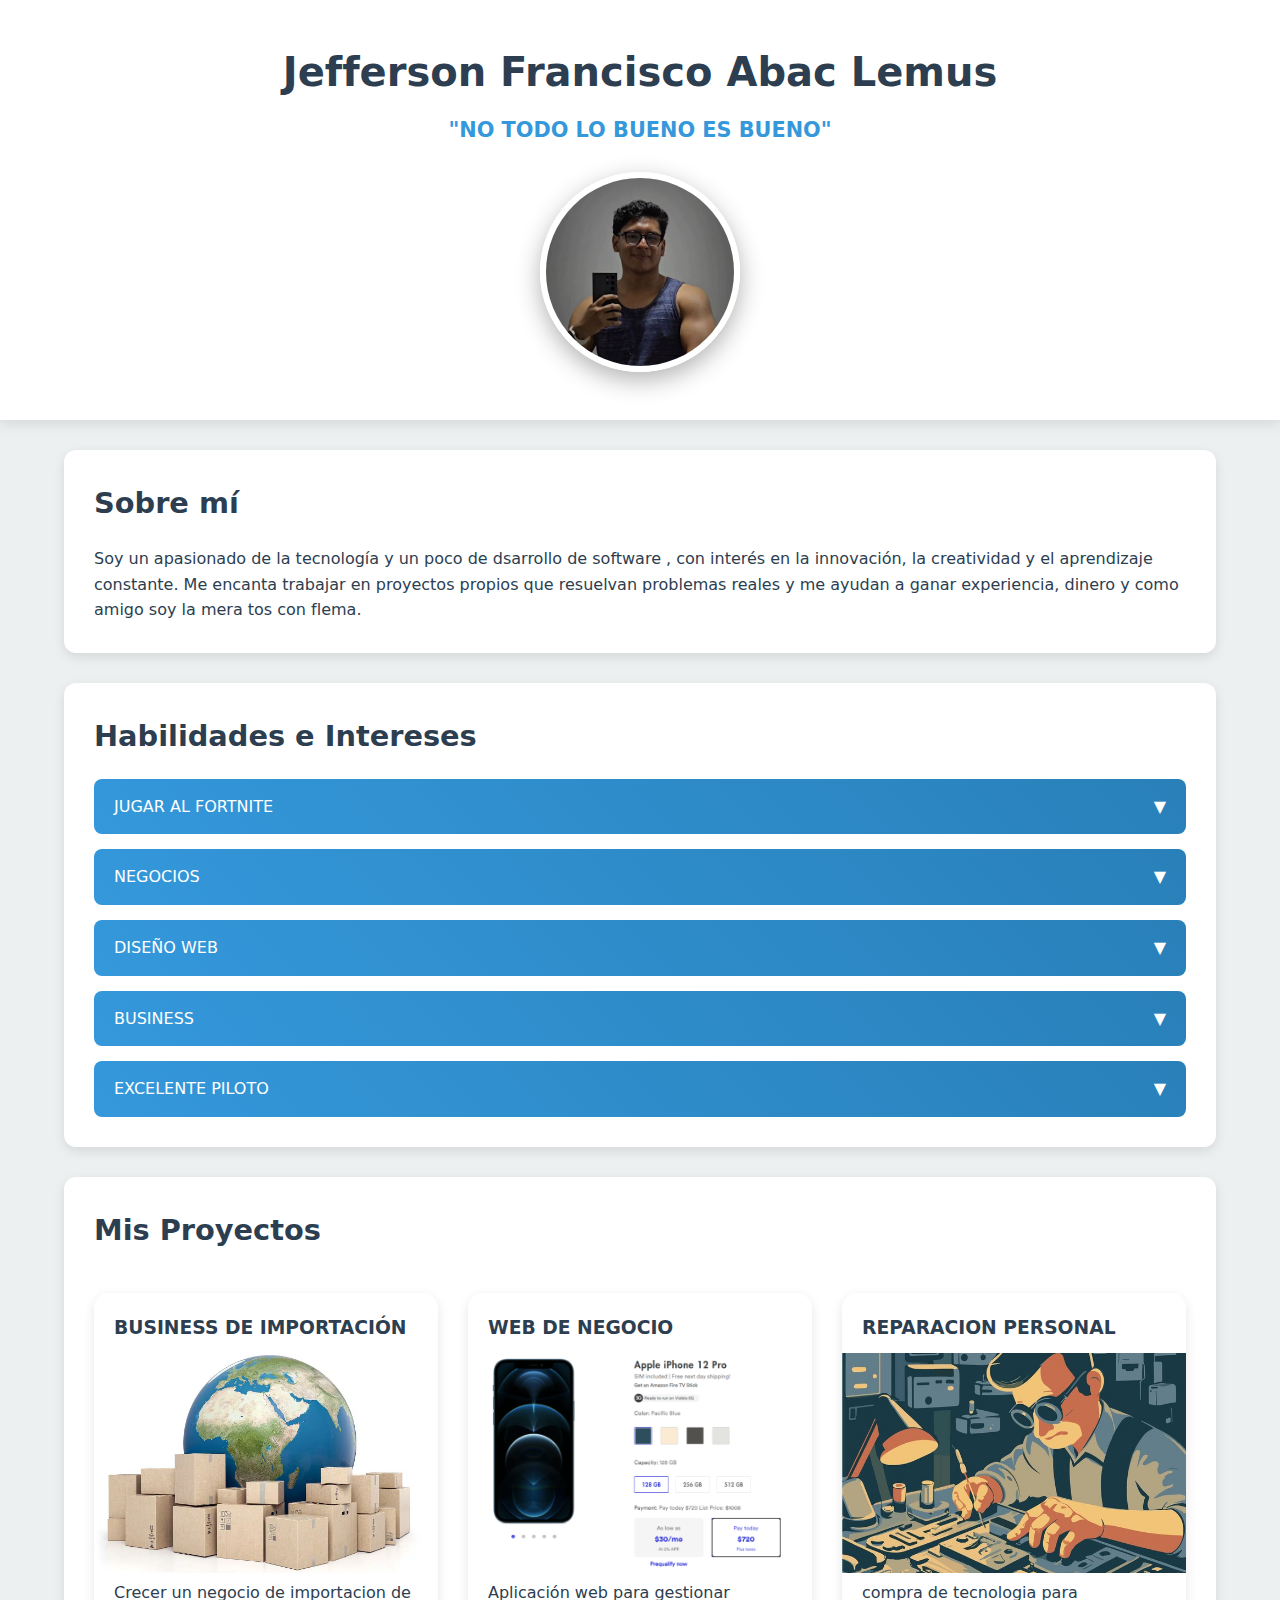
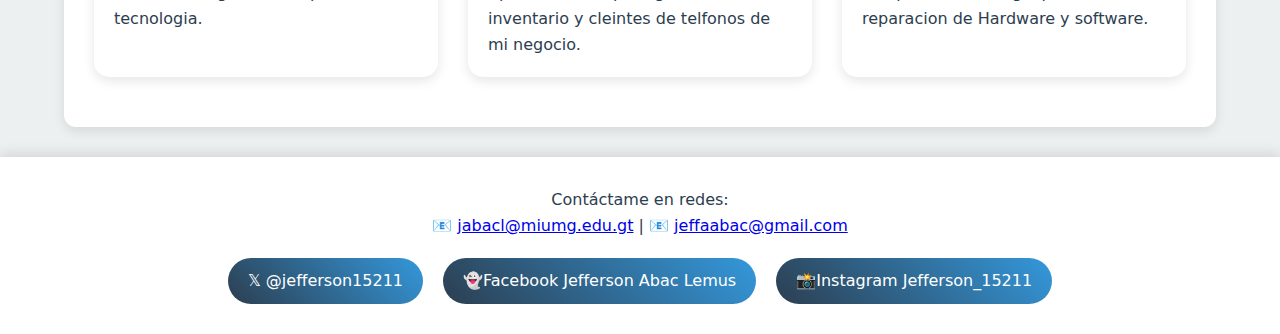
<file: index.html>
<!DOCTYPE html>
<html lang="es">
<head>
  <meta charset="UTF-8" />
  <meta name="viewport" content="width=device-width, initial-scale=1.0"/>
  <title>Mi Presentación</title>
  <link rel="stylesheet" href="css/style.css" />
</head>
<body>

<header>
  <h1>Jefferson Francisco Abac Lemus</h1>
  <h2>"NO TODO LO BUENO ES BUENO"</h2>
  <img src="img/perfil.jpeg" alt="Foto de perfil" class="perfil" />
</header>

<section class="biografia">
  <h2>Sobre mí</h2>
  <p>
    Soy un apasionado de la tecnología y  un poco de dsarrollo de software , con interés en la innovación, la creatividad y el aprendizaje constante. Me encanta trabajar en proyectos propios que resuelvan problemas reales y me ayudan a ganar experiencia, dinero y como amigo soy la mera tos con flema.
  </p>
</section>

<section class="habilidades">
  <h2>Habilidades e Intereses</h2>
  <ul>
    <li class="habilidad">
      <input type="checkbox" id="hab1">
      <label for="hab1">JUGAR AL FORTNITE</label>
      <div class="contenido">
        Jugador competitivo con más de 1000 victorias. Especialista en construcción y estrategia.
      </div>
    </li>
    <li class="habilidad">
      <input type="checkbox" id="hab2">
      <label for="hab2">NEGOCIOS</label>
      <div class="contenido">
        Experiencia en importación y venta de tecnología. Gestión de inventario y atención al cliente.
      </div>
    </li>
    <li class="habilidad">
      <input type="checkbox" id="hab3">
      <label for="hab3">DISEÑO WEB</label>
      <div class="contenido">
        Me gusta practicar usando ( me cuesta un poco) HTML, CSS y JavaScript. Enfoque en experiencia de usuario.
      </div>
    </li>
    <li class="habilidad">
      <input type="checkbox" id="hab4">
      <label for="hab4">BUSINESS</label>
      <div class="contenido">
        Emprendedor con experiencia en comercio electrónico y marketing digital.
      </div>
    </li>
    <li class="habilidad">
      <input type="checkbox" id="hab5">
      <label for="hab5">EXCELENTE PILOTO</label>
      <div class="contenido">
        Conductor experto en karting con intento fallido a subir a carreras reguladas por la FIA.
      </div>
    </li>
  </ul>
</section>

<section class="proyectos">
  <h2>Mis Proyectos</h2>
  <div class="tarjetas">
    <article class="tarjeta">
      <h3>BUSINESS DE IMPORTACIÓN</B></h3>
      <img src="img/importacion-1.webp" alt="Proyecto 1" />
      <p>Crecer un negocio de importacion de tecnologia.</p>
    </article>
    <article class="tarjeta">
      <h3>WEB DE NEGOCIO</h3>
      <img src="img/web iphones.png" alt="Proyecto 2" />
      <p>Aplicación web para gestionar inventario y cleintes de telfonos de mi negocio.</p>
    </article>
    <article class="tarjeta">
      <h3>REPARACION PERSONAL</h3>
      <img src="img/reparacion.jpg" alt="Proyecto 3" />
      <p>compra de tecnologia para reparacion de Hardware y software.</p>
    </article>
  </div>
</section>

<footer>
  <p>Contáctame en redes:</p>
  <p>📧 <a href="mailto:jabacl@miumg.edu.gt">jabacl@miumg.edu.gt</a> |
    📧 <a href="mailto:jeffaabac@gmail.com">jeffaabac@gmail.com</a></p>

  <div class="redes-sociales">
    <a href="https://twitter.com/jefferson15211" class="red-social">
      𝕏 @jefferson15211
    </a>
    <a href="https://facebook.com/jeffersonAbacLemus" class="red-social">
      👻Facebook Jefferson Abac Lemus
    </a>
    <a href="https://instagram.com/Jefferson_15211" class="red-social">
      📸Instagram Jefferson_15211
    </a>
  </div>
</footer>
</file>
<file: css/style.css>
:root {
  --primary-color: #2c3e50;
  --secondary-color: #3498db;
  --accent-color: #e74c3c;
  --background-color: #ecf0f1;
  --card-color: #ffffff;
  --text-color: #2c3e50;
}

/* Estilos generales */
* {
  margin: 0;
  padding: 0;
  box-sizing: border-box;
  font-family: 'Segoe UI', system-ui, sans-serif;
}

body {
  width: 100%;
  min-height: 100vh;
  background-color: var(--background-color);
  color: var(--text-color);
  line-height: 1.6;
}

/* Header */
header {
  text-align: center;
  padding: 40px 20px;
  background: var(--card-color);
  margin-bottom: 30px;
  box-shadow: 0 4px 12px rgba(0,0,0,0.1);
}

header h1 {
  font-size: 2.5em;
  color: var(--primary-color);
  margin-bottom: 10px;
}

header h2 {
  color: var(--secondary-color);
  font-size: 1.3em;
  margin-bottom: 25px;
}

/* Foto de perfil */
.perfil {
  width: 200px;
  height: 200px;
  border-radius: 50%;
  border: 6px solid var(--card-color);
  box-shadow: 0 8px 25px rgba(0,0,0,0.3);
  object-fit: cover;
  object-position: top center;
  transition: all 0.5s ease;
}

.perfil:hover {
  transform: rotate(8deg) scale(1.1);
  border-color: var(--accent-color);
  box-shadow: 0 12px 30px rgba(0,0,0,0.4);
}

/* Secciones */
section {
  background: var(--card-color);
  border-radius: 12px;
  padding: 30px;
  margin: 0 auto 30px;
  width: 90%;
  max-width: 1200px;
  box-shadow: 0 4px 12px rgba(0,0,0,0.1);
}

section h2 {
  color: var(--primary-color);
  margin-bottom: 20px;
  font-size: 1.8em;
}

/* Habilidades */
.habilidades ul {
  list-style: none;
  display: flex;
  flex-direction: column;
  gap: 15px;
}

.habilidad {
  position: relative;
  background: linear-gradient(45deg, var(--secondary-color), #2980b9);
  border-radius: 8px;
  overflow: hidden;
}

.habilidad input[type="checkbox"] {
  display: none;
}

.habilidad label {
  display: block;
  padding: 15px 20px;
  color: white;
  cursor: pointer;
  font-weight: 500;
}

.habilidad label::after {
  content: '▼';
  position: absolute;
  right: 20px;
  transition: transform 0.3s ease;
}

.habilidad .contenido {
  max-height: 0;
  overflow: hidden;
  background: rgba(0,0,0,0.1);
  color: white;
  transition: all 0.3s ease;
}

.habilidad input[type="checkbox"]:checked ~ .contenido {
  max-height: 200px;
  padding: 15px 20px;
}

.habilidad input[type="checkbox"]:checked ~ label::after {
  transform: rotate(180deg);
}

/* Proyectos */
.tarjetas {
  display: grid;
  grid-template-columns: repeat(auto-fit, minmax(300px, 1fr));
  gap: 30px;
  padding: 20px 0;
}

.tarjeta {
  background: var(--card-color);
  border-radius: 15px;
  overflow: hidden;
  transition: all 0.4s ease;
  box-shadow: 0 4px 12px rgba(0,0,0,0.1);
}

.tarjeta img {
  width: 100%;
  height: 220px;
  object-fit: cover;
  transition: transform 0.5s ease;
}

.tarjeta h3 {
  padding: 20px 20px 10px;
  color: var(--primary-color);
}

.tarjeta p {
  padding: 0 20px 20px;
}

.tarjeta:hover {
  transform: translateY(-10px);
  box-shadow: 0 12px 25px rgba(0,0,0,0.2);
}

.tarjeta:hover img {
  transform: scale(1.08);
}

/* Footer y redes sociales */
footer {
  background: var(--card-color);
  padding: 30px;
  text-align: center;
  margin-top: auto;
  box-shadow: 0 -4px 12px rgba(0,0,0,0.1);
}

.redes-sociales {
  display: flex;
  justify-content: center;
  gap: 20px;
  flex-wrap: wrap;
  margin-top: 20px;
}

.red-social {
  display: inline-flex;
  align-items: center;
  padding: 10px 20px;
  background: linear-gradient(45deg, var(--primary-color), var(--secondary-color));
  color: white;
  text-decoration: none;
  border-radius: 25px;
  transition: all 0.3s ease;
}

.red-social:hover {
  transform: translateY(-3px);
  background: linear-gradient(45deg, var(--secondary-color), var(--accent-color));
  box-shadow: 0 5px 15px rgba(0,0,0,0.2);
}

/* Responsive */
@media (max-width: 768px) {
  header {
    padding: 20px;
  }

  .perfil {
    width: 150px;
    height: 150px;
  }

  section {
    padding: 20px;
    width: 95%;
  }

  .tarjetas {
    grid-template-columns: 1fr;
  }

  .redes-sociales {
    flex-direction: column;
    gap: 10px;
  }
}
</file>
